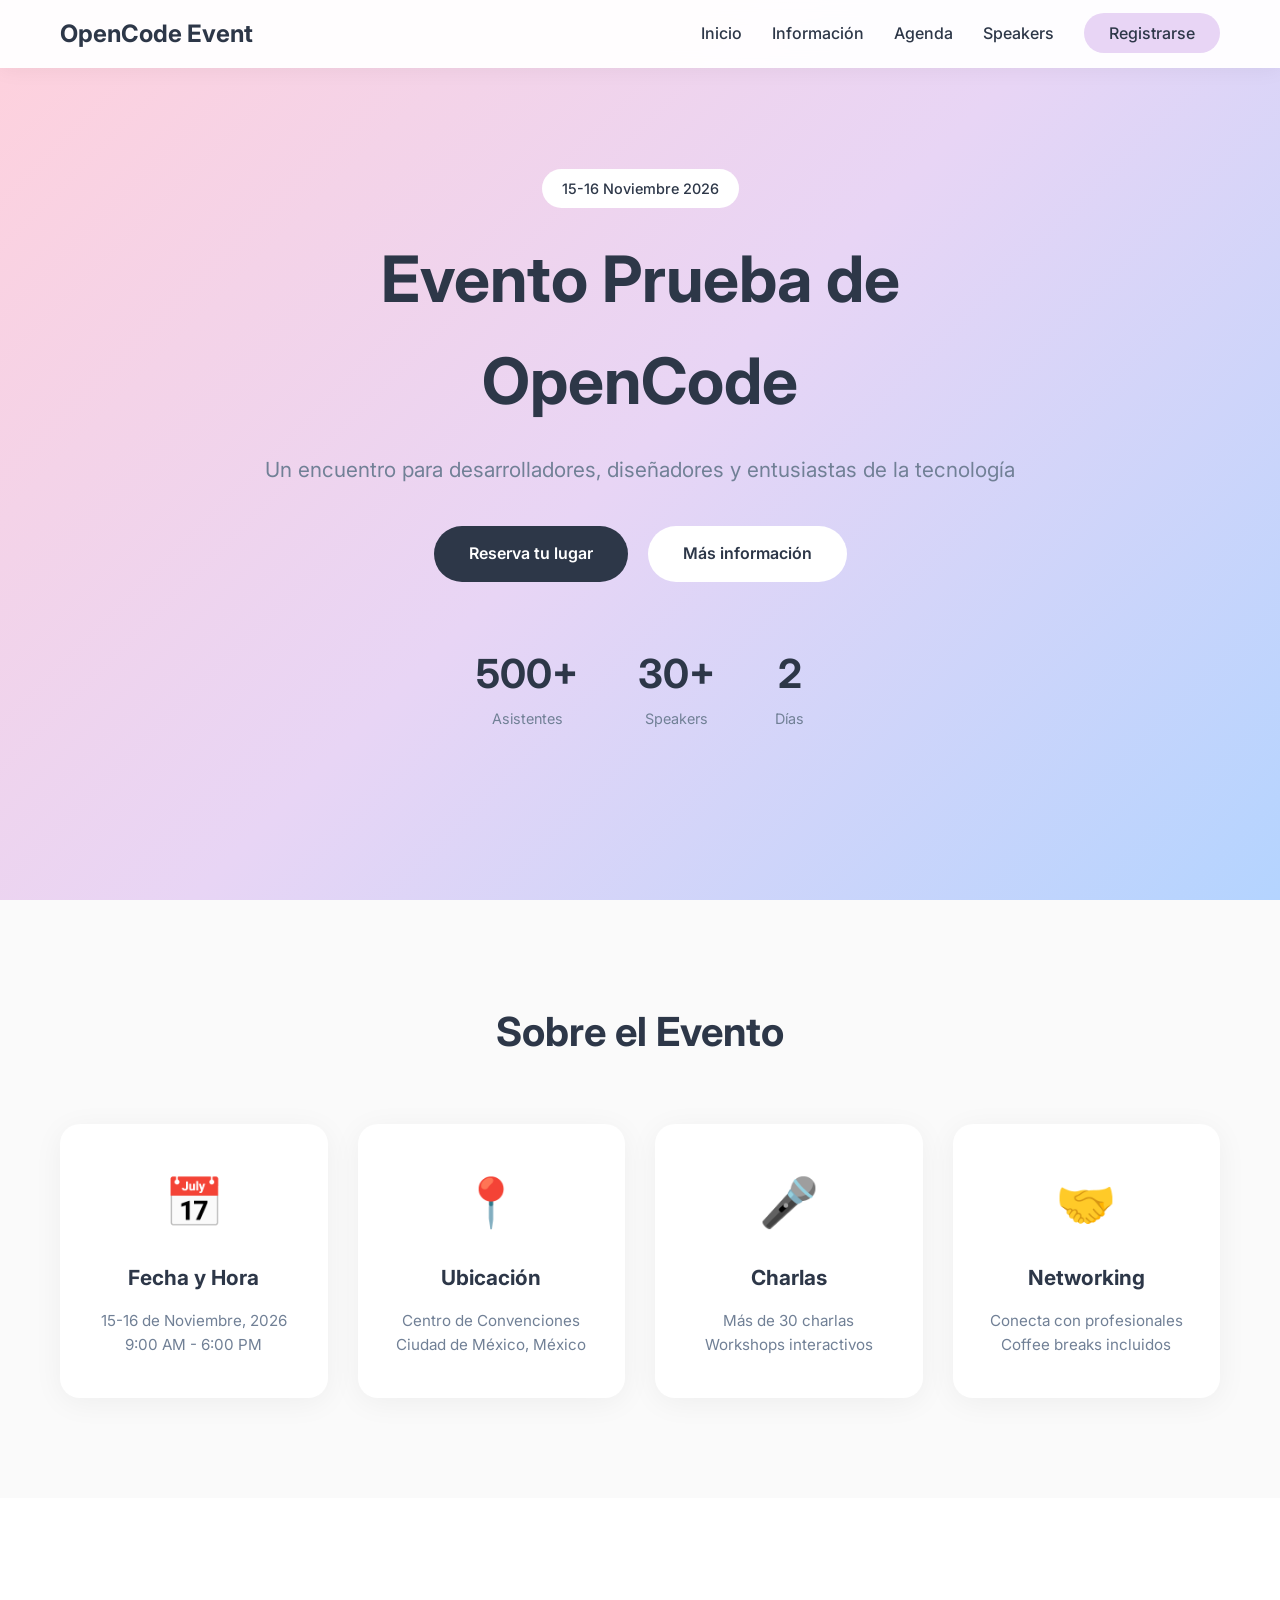
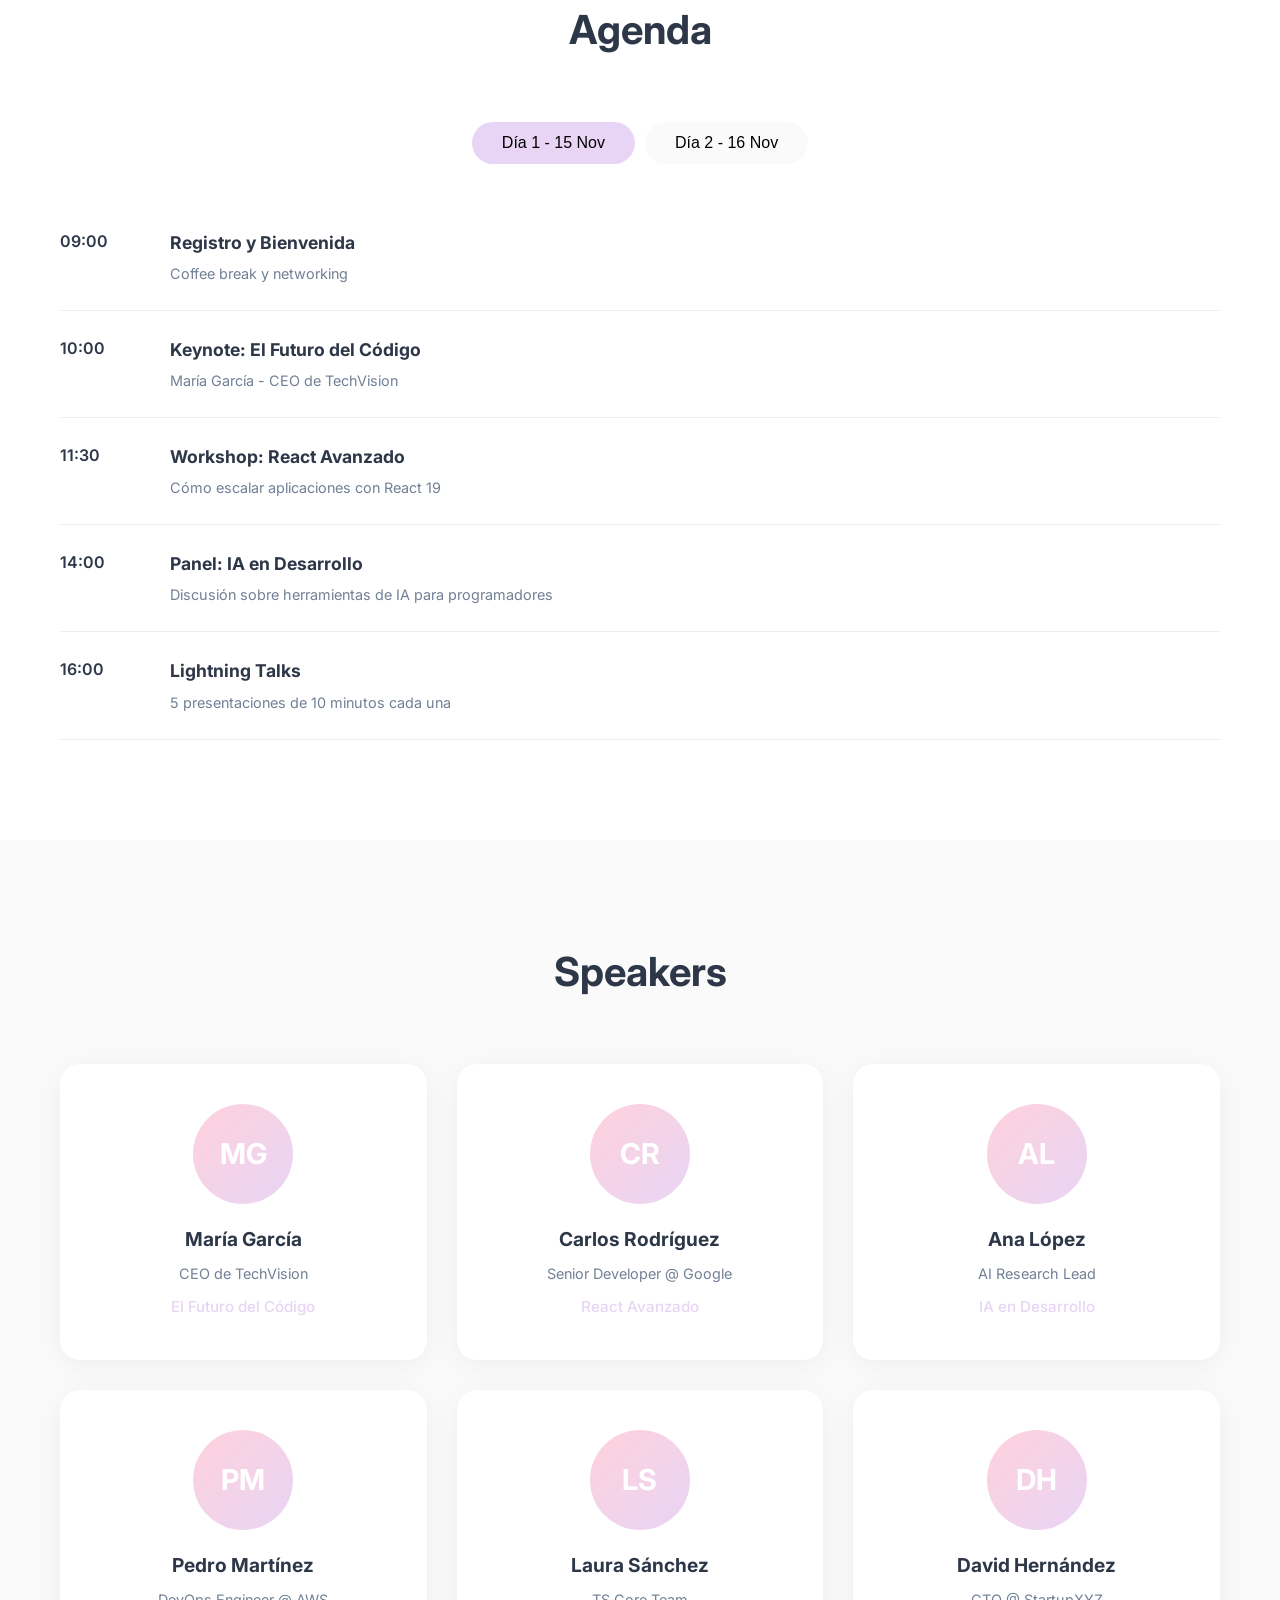
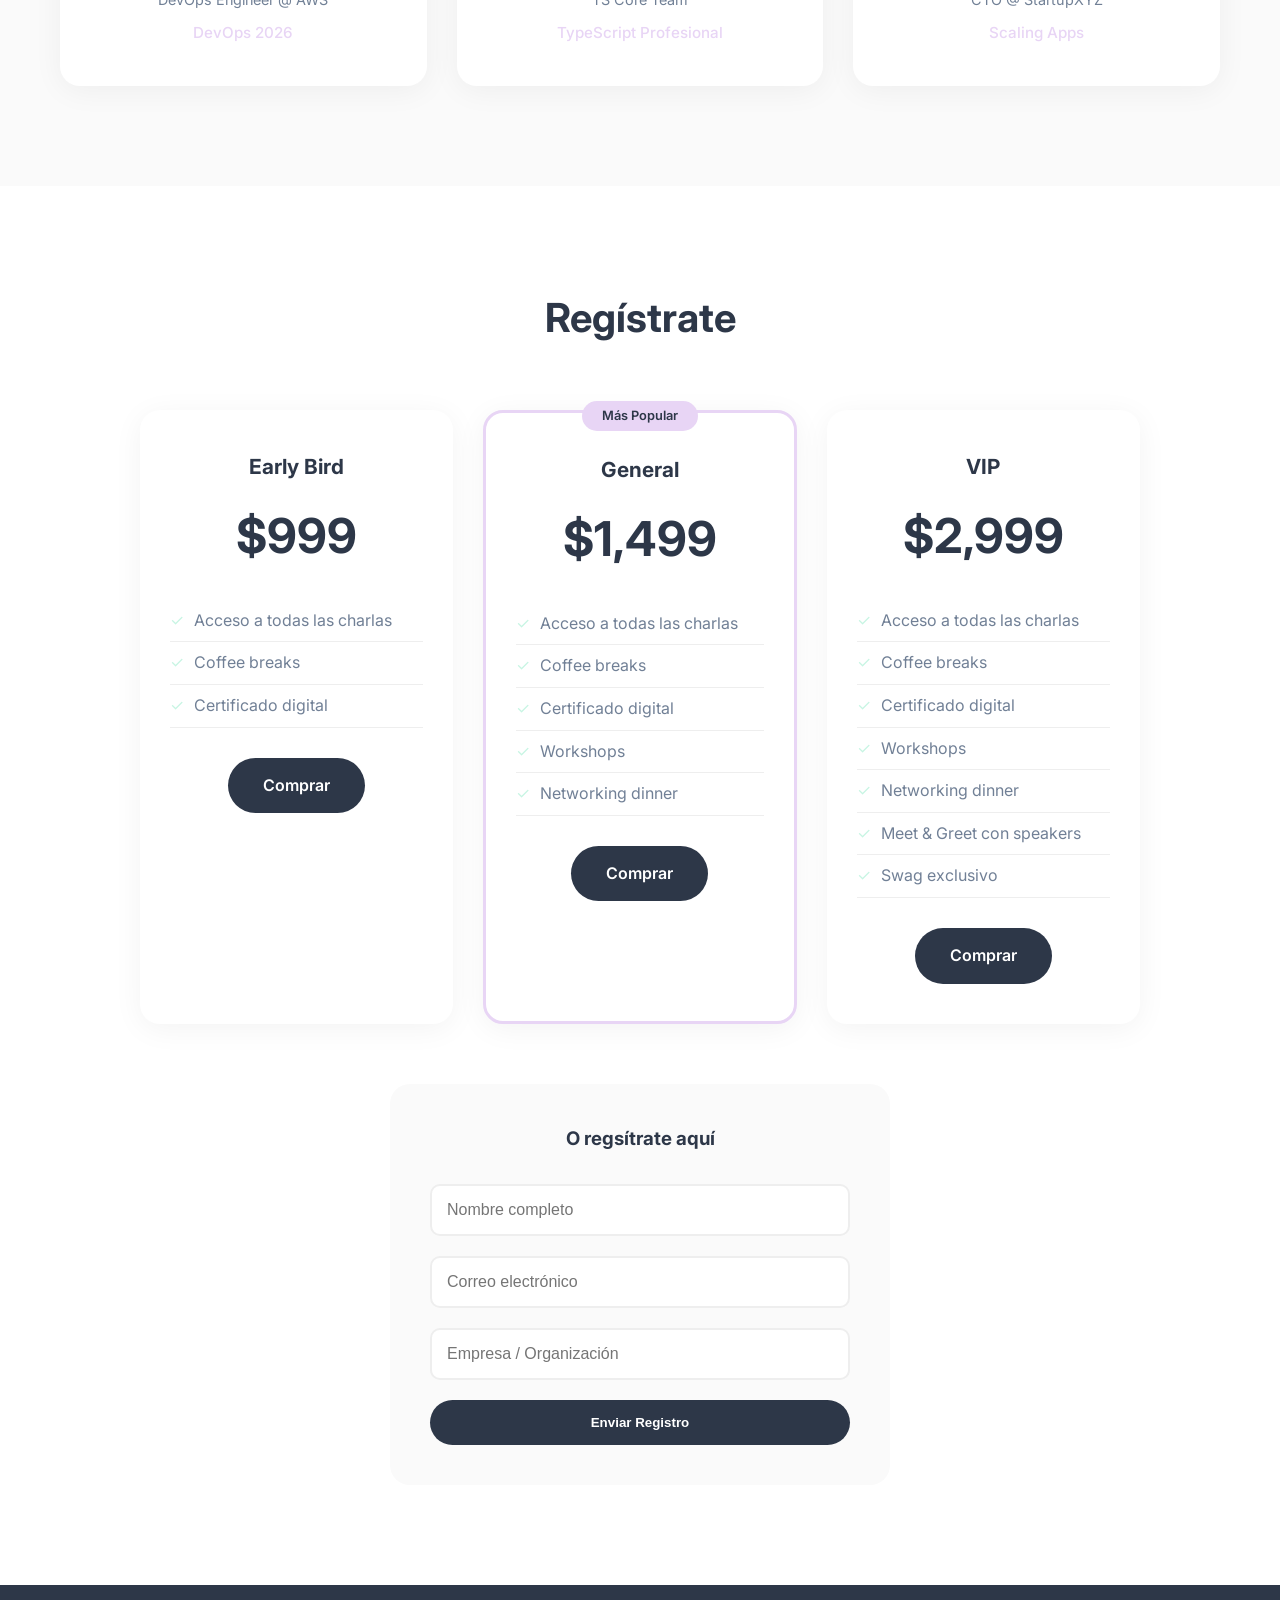
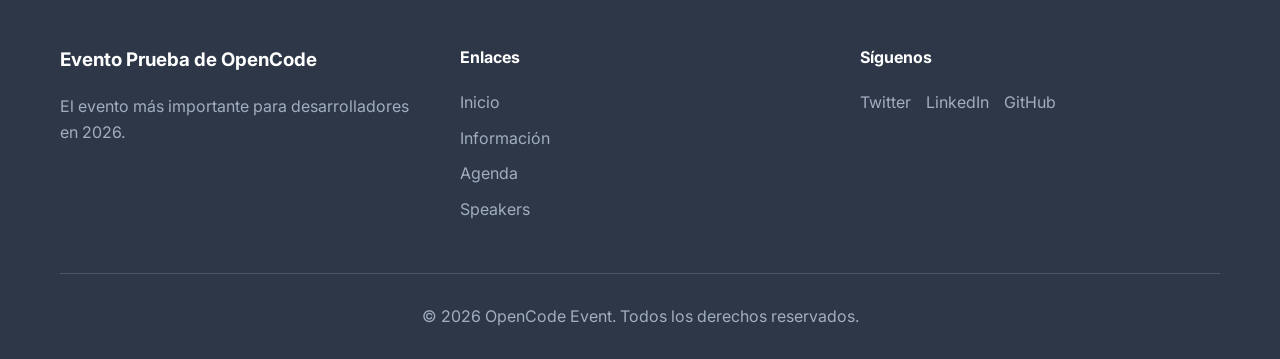
<file: index.html>
<!DOCTYPE html>
<html lang="es">
<head>
    <meta charset="UTF-8">
    <meta name="viewport" content="width=device-width, initial-scale=1.0">
    <title>Evento Prueba de OpenCode</title>
    <link rel="stylesheet" href="styles.css">
    <link href="https://fonts.googleapis.com/css2?family=Inter:wght@300;400;500;600;700&display=swap" rel="stylesheet">
</head>
<body>
    <nav class="navbar">
        <div class="nav-container">
            <a href="#" class="nav-logo">OpenCode Event</a>
            <ul class="nav-links">
                <li><a href="#inicio">Inicio</a></li>
                <li><a href="#info">Información</a></li>
                <li><a href="#agenda">Agenda</a></li>
                <li><a href="#speakers">Speakers</a></li>
                <li><a href="#registro" class="btn-nav">Registrarse</a></li>
            </ul>
            <button class="menu-toggle" aria-label="Menú">
                <span></span>
                <span></span>
                <span></span>
            </button>
        </div>
    </nav>

    <header id="inicio" class="hero">
        <div class="hero-content">
            <span class="hero-badge">15-16 Noviembre 2026</span>
            <h1>Evento Prueba de OpenCode</h1>
            <p class="hero-subtitle">Un encuentro para desarrolladores, diseñadores y entusiastas de la tecnología</p>
            <div class="hero-cta">
                <a href="#registro" class="btn btn-primary">Reserva tu lugar</a>
                <a href="#info" class="btn btn-secondary">Más información</a>
            </div>
            <div class="hero-stats">
                <div class="stat">
                    <span class="stat-number">500+</span>
                    <span class="stat-label">Asistentes</span>
                </div>
                <div class="stat">
                    <span class="stat-number">30+</span>
                    <span class="stat-label">Speakers</span>
                </div>
                <div class="stat">
                    <span class="stat-number">2</span>
                    <span class="stat-label">Días</span>
                </div>
            </div>
        </div>
    </header>

    <section id="info" class="info-section">
        <div class="container">
            <h2 class="section-title">Sobre el Evento</h2>
            <div class="info-grid">
                <div class="info-card">
                    <div class="info-icon">📅</div>
                    <h3>Fecha y Hora</h3>
                    <p>15-16 de Noviembre, 2026</p>
                    <p>9:00 AM - 6:00 PM</p>
                </div>
                <div class="info-card">
                    <div class="info-icon">📍</div>
                    <h3>Ubicación</h3>
                    <p>Centro de Convenciones</p>
                    <p>Ciudad de México, México</p>
                </div>
                <div class="info-card">
                    <div class="info-icon">🎤</div>
                    <h3>Charlas</h3>
                    <p>Más de 30 charlas</p>
                    <p>Workshops interactivos</p>
                </div>
                <div class="info-card">
                    <div class="info-icon">🤝</div>
                    <h3>Networking</h3>
                    <p>Conecta con profesionales</p>
                    <p>Coffee breaks incluidos</p>
                </div>
            </div>
        </div>
    </section>

    <section id="agenda" class="agenda-section">
        <div class="container">
            <h2 class="section-title">Agenda</h2>
            <div class="agenda-tabs">
                <button class="tab active" data-day="1">Día 1 - 15 Nov</button>
                <button class="tab" data-day="2">Día 2 - 16 Nov</button>
            </div>
            <div class="agenda-content">
                <div class="day-schedule active" data-day="1">
                    <div class="schedule-item">
                        <span class="time">09:00</span>
                        <div class="schedule-info">
                            <h3>Registro y Bienvenida</h3>
                            <p>Coffee break y networking</p>
                        </div>
                    </div>
                    <div class="schedule-item">
                        <span class="time">10:00</span>
                        <div class="schedule-info">
                            <h3>Keynote: El Futuro del Código</h3>
                            <p>María García - CEO de TechVision</p>
                        </div>
                    </div>
                    <div class="schedule-item">
                        <span class="time">11:30</span>
                        <div class="schedule-info">
                            <h3>Workshop: React Avanzado</h3>
                            <p>Cómo escalar aplicaciones con React 19</p>
                        </div>
                    </div>
                    <div class="schedule-item">
                        <span class="time">14:00</span>
                        <div class="schedule-info">
                            <h3>Panel: IA en Desarrollo</h3>
                            <p>Discusión sobre herramientas de IA para programadores</p>
                        </div>
                    </div>
                    <div class="schedule-item">
                        <span class="time">16:00</span>
                        <div class="schedule-info">
                            <h3>Lightning Talks</h3>
                            <p>5 presentaciones de 10 minutos cada una</p>
                        </div>
                    </div>
                </div>
                <div class="day-schedule" data-day="2">
                    <div class="schedule-item">
                        <span class="time">09:00</span>
                        <div class="schedule-info">
                            <h3>Apertura Día 2</h3>
                            <p>Resumen y networking matutino</p>
                        </div>
                    </div>
                    <div class="schedule-item">
                        <span class="time">10:00</span>
                        <div class="schedule-info">
                            <h3>Workshop: TypeScript Profesional</h3>
                            <p>Patrones avanzados y mejores prácticas</p>
                        </div>
                    </div>
                    <div class="schedule-item">
                        <span class="time">12:00</span>
                        <div class="schedule-info">
                            <h3>Coffee Break y Demo Day</h3>
                            <p>Proyectos de la comunidad</p>
                        </div>
                    </div>
                    <div class="schedule-item">
                        <span class="time">14:00</span>
                        <div class="schedule-info">
                            <h3>Charla Principal: DevOps 2026</h3>
                            <p>Tendencias en CI/CD y cloud</p>
                        </div>
                    </div>
                    <div class="schedule-item">
                        <span class="time">16:00</span>
                        <div class="schedule-info">
                            <h3>Clausura y Premiación</h3>
                            <p>Mejores proyectos y cierre del evento</p>
                        </div>
                    </div>
                </div>
            </div>
        </div>
    </section>

    <section id="speakers" class="speakers-section">
        <div class="container">
            <h2 class="section-title">Speakers</h2>
            <div class="speakers-grid">
                <div class="speaker-card">
                    <div class="speaker-avatar">MG</div>
                    <h3>María García</h3>
                    <p class="speaker-role">CEO de TechVision</p>
                    <p class="speaker-topic">El Futuro del Código</p>
                </div>
                <div class="speaker-card">
                    <div class="speaker-avatar">CR</div>
                    <h3>Carlos Rodríguez</h3>
                    <p class="speaker-role">Senior Developer @ Google</p>
                    <p class="speaker-topic">React Avanzado</p>
                </div>
                <div class="speaker-card">
                    <div class="speaker-avatar">AL</div>
                    <h3>Ana López</h3>
                    <p class="speaker-role">AI Research Lead</p>
                    <p class="speaker-topic">IA en Desarrollo</p>
                </div>
                <div class="speaker-card">
                    <div class="speaker-avatar">PM</div>
                    <h3>Pedro Martínez</h3>
                    <p class="speaker-role">DevOps Engineer @ AWS</p>
                    <p class="speaker-topic">DevOps 2026</p>
                </div>
                <div class="speaker-card">
                    <div class="speaker-avatar">LS</div>
                    <h3>Laura Sánchez</h3>
                    <p class="speaker-role">TS Core Team</p>
                    <p class="speaker-topic">TypeScript Profesional</p>
                </div>
                <div class="speaker-card">
                    <div class="speaker-avatar">DH</div>
                    <h3>David Hernández</h3>
                    <p class="speaker-role">CTO @ StartupXYZ</p>
                    <p class="speaker-topic">Scaling Apps</p>
                </div>
            </div>
        </div>
    </section>

    <section id="registro" class="registration-section">
        <div class="container">
            <h2 class="section-title">Regístrate</h2>
            <div class="registration-content">
                <div class="pricing-grid">
                    <div class="pricing-card">
                        <h3>Early Bird</h3>
                        <div class="price">$999</div>
                        <ul>
                            <li>Acceso a todas las charlas</li>
                            <li>Coffee breaks</li>
                            <li>Certificado digital</li>
                        </ul>
                        <a href="#" class="btn btn-primary">Comprar</a>
                    </div>
                    <div class="pricing-card featured">
                        <span class="badge">Más Popular</span>
                        <h3>General</h3>
                        <div class="price">$1,499</div>
                        <ul>
                            <li>Acceso a todas las charlas</li>
                            <li>Coffee breaks</li>
                            <li>Certificado digital</li>
                            <li>Workshops</li>
                            <li>Networking dinner</li>
                        </ul>
                        <a href="#" class="btn btn-primary">Comprar</a>
                    </div>
                    <div class="pricing-card">
                        <h3>VIP</h3>
                        <div class="price">$2,999</div>
                        <ul>
                            <li>Acceso a todas las charlas</li>
                            <li>Coffee breaks</li>
                            <li>Certificado digital</li>
                            <li>Workshops</li>
                            <li>Networking dinner</li>
                            <li>Meet & Greet con speakers</li>
                            <li>Swag exclusivo</li>
                        </ul>
                        <a href="#" class="btn btn-primary">Comprar</a>
                    </div>
                </div>
                <form class="registration-form">
                    <h3>O regsítrate aquí</h3>
                    <div class="form-group">
                        <input type="text" placeholder="Nombre completo" required>
                    </div>
                    <div class="form-group">
                        <input type="email" placeholder="Correo electrónico" required>
                    </div>
                    <div class="form-group">
                        <input type="text" placeholder="Empresa / Organización">
                    </div>
                    <button type="submit" class="btn btn-primary btn-full">Enviar Registro</button>
                </form>
            </div>
        </div>
    </section>

    <footer class="footer">
        <div class="container">
            <div class="footer-content">
                <div class="footer-info">
                    <h3>Evento Prueba de OpenCode</h3>
                    <p>El evento más importante para desarrolladores en 2026.</p>
                </div>
                <div class="footer-links">
                    <h4>Enlaces</h4>
                    <ul>
                        <li><a href="#inicio">Inicio</a></li>
                        <li><a href="#info">Información</a></li>
                        <li><a href="#agenda">Agenda</a></li>
                        <li><a href="#speakers">Speakers</a></li>
                    </ul>
                </div>
                <div class="footer-social">
                    <h4>Síguenos</h4>
                    <div class="social-links">
                        <a href="#" aria-label="Twitter">Twitter</a>
                        <a href="#" aria-label="LinkedIn">LinkedIn</a>
                        <a href="#" aria-label="GitHub">GitHub</a>
                    </div>
                </div>
            </div>
            <div class="footer-bottom">
                <p>&copy; 2026 OpenCode Event. Todos los derechos reservados.</p>
            </div>
        </div>
    </footer>

    <script src="script.js"></script>
</body>
</html>
</file>
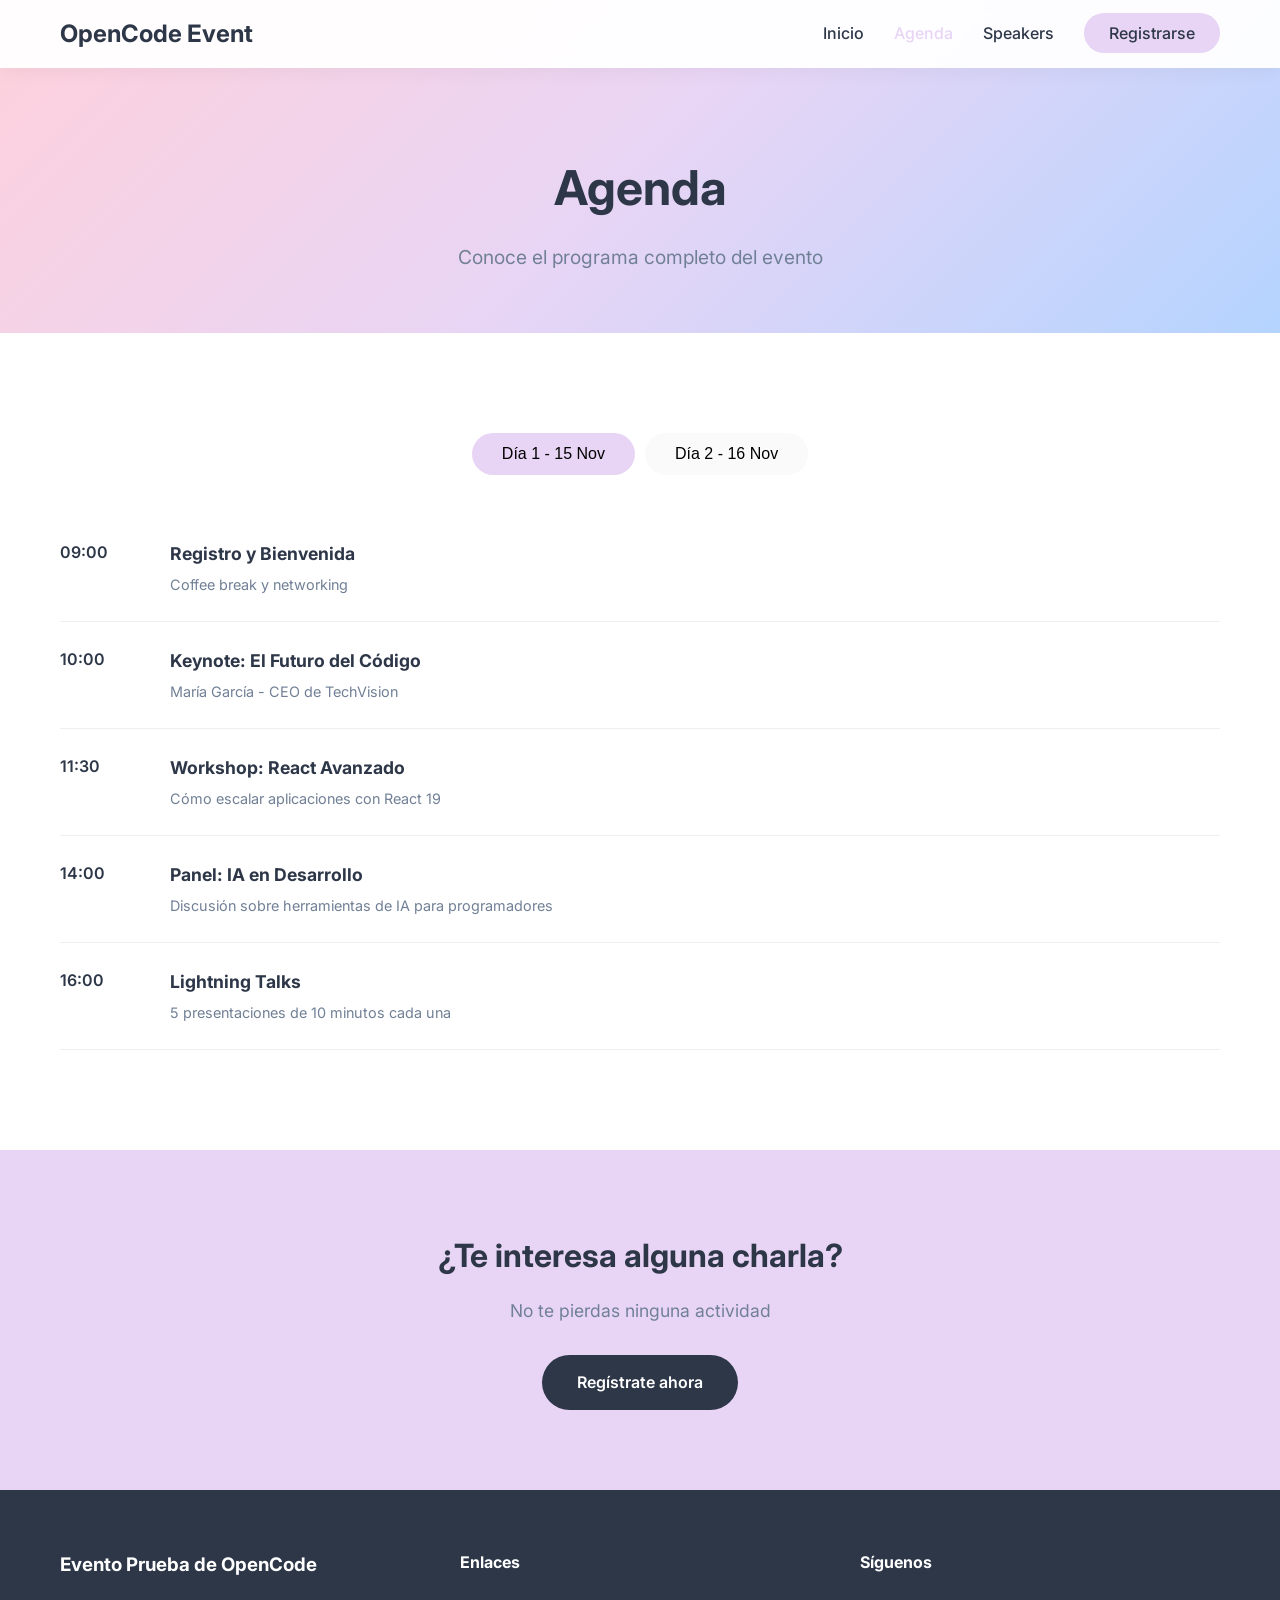
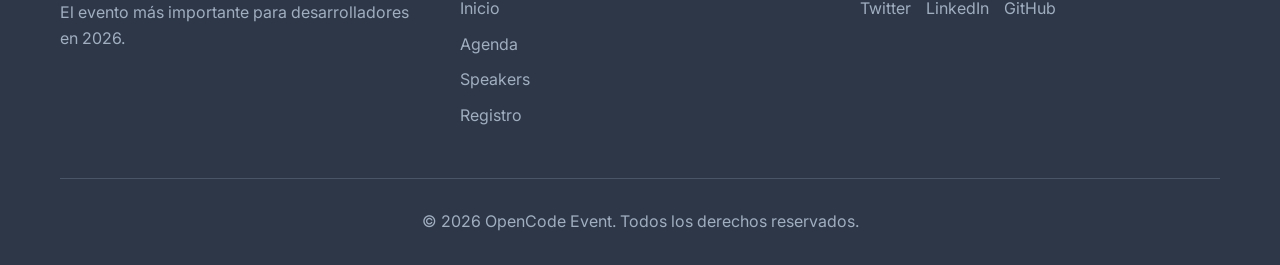
<file: agenda.html>
<!DOCTYPE html>
<html lang="es">
<head>
    <meta charset="UTF-8">
    <meta name="viewport" content="width=device-width, initial-scale=1.0">
    <title>Agenda - Evento Prueba de OpenCode</title>
    <link rel="stylesheet" href="styles.css">
    <link href="https://fonts.googleapis.com/css2?family=Inter:wght@300;400;500;600;700&display=swap" rel="stylesheet">
</head>
<body>
    <nav class="navbar">
        <div class="nav-container">
            <a href="index.html" class="nav-logo">OpenCode Event</a>
            <ul class="nav-links">
                <li><a href="index.html">Inicio</a></li>
                <li><a href="agenda.html" class="active">Agenda</a></li>
                <li><a href="speakers.html">Speakers</a></li>
                <li><a href="registro.html" class="btn-nav">Registrarse</a></li>
            </ul>
            <button class="menu-toggle" aria-label="Menú">
                <span></span>
                <span></span>
                <span></span>
            </button>
        </div>
    </nav>

    <main class="page-header">
        <div class="container">
            <h1>Agenda</h1>
            <p>Conoce el programa completo del evento</p>
        </div>
    </main>

    <section class="agenda-section">
        <div class="container">
            <div class="agenda-tabs">
                <button class="tab active" data-day="1">Día 1 - 15 Nov</button>
                <button class="tab" data-day="2">Día 2 - 16 Nov</button>
            </div>
            <div class="agenda-content">
                <div class="day-schedule active" data-day="1">
                    <div class="schedule-item">
                        <span class="time">09:00</span>
                        <div class="schedule-info">
                            <h3>Registro y Bienvenida</h3>
                            <p>Coffee break y networking</p>
                        </div>
                    </div>
                    <div class="schedule-item">
                        <span class="time">10:00</span>
                        <div class="schedule-info">
                            <h3>Keynote: El Futuro del Código</h3>
                            <p>María García - CEO de TechVision</p>
                        </div>
                    </div>
                    <div class="schedule-item">
                        <span class="time">11:30</span>
                        <div class="schedule-info">
                            <h3>Workshop: React Avanzado</h3>
                            <p>Cómo escalar aplicaciones con React 19</p>
                        </div>
                    </div>
                    <div class="schedule-item">
                        <span class="time">14:00</span>
                        <div class="schedule-info">
                            <h3>Panel: IA en Desarrollo</h3>
                            <p>Discusión sobre herramientas de IA para programadores</p>
                        </div>
                    </div>
                    <div class="schedule-item">
                        <span class="time">16:00</span>
                        <div class="schedule-info">
                            <h3>Lightning Talks</h3>
                            <p>5 presentaciones de 10 minutos cada una</p>
                        </div>
                    </div>
                </div>
                <div class="day-schedule" data-day="2">
                    <div class="schedule-item">
                        <span class="time">09:00</span>
                        <div class="schedule-info">
                            <h3>Apertura Día 2</h3>
                            <p>Resumen y networking matutino</p>
                        </div>
                    </div>
                    <div class="schedule-item">
                        <span class="time">10:00</span>
                        <div class="schedule-info">
                            <h3>Workshop: TypeScript Profesional</h3>
                            <p>Patrones avanzados y mejores prácticas</p>
                        </div>
                    </div>
                    <div class="schedule-item">
                        <span class="time">12:00</span>
                        <div class="schedule-info">
                            <h3>Coffee Break y Demo Day</h3>
                            <p>Proyectos de la comunidad</p>
                        </div>
                    </div>
                    <div class="schedule-item">
                        <span class="time">14:00</span>
                        <div class="schedule-info">
                            <h3>Charla Principal: DevOps 2026</h3>
                            <p>Tendencias en CI/CD y cloud</p>
                        </div>
                    </div>
                    <div class="schedule-item">
                        <span class="time">16:00</span>
                        <div class="schedule-info">
                            <h3>Clausura y Premiación</h3>
                            <p>Mejores proyectos y cierre del evento</p>
                        </div>
                    </div>
                </div>
            </div>
        </div>
    </section>

    <section class="cta-section">
        <div class="container">
            <h2>¿Te interesa alguna charla?</h2>
            <p>No te pierdas ninguna actividad</p>
            <a href="registro.html" class="btn btn-primary">Regístrate ahora</a>
        </div>
    </section>

    <footer class="footer">
        <div class="container">
            <div class="footer-content">
                <div class="footer-info">
                    <h3>Evento Prueba de OpenCode</h3>
                    <p>El evento más importante para desarrolladores en 2026.</p>
                </div>
                <div class="footer-links">
                    <h4>Enlaces</h4>
                    <ul>
                        <li><a href="index.html">Inicio</a></li>
                        <li><a href="agenda.html">Agenda</a></li>
                        <li><a href="speakers.html">Speakers</a></li>
                        <li><a href="registro.html">Registro</a></li>
                    </ul>
                </div>
                <div class="footer-social">
                    <h4>Síguenos</h4>
                    <div class="social-links">
                        <a href="#" aria-label="Twitter">Twitter</a>
                        <a href="#" aria-label="LinkedIn">LinkedIn</a>
                        <a href="#" aria-label="GitHub">GitHub</a>
                    </div>
                </div>
            </div>
            <div class="footer-bottom">
                <p>&copy; 2026 OpenCode Event. Todos los derechos reservados.</p>
            </div>
        </div>
    </footer>

    <script src="script.js"></script>
</body>
</html>
</file>
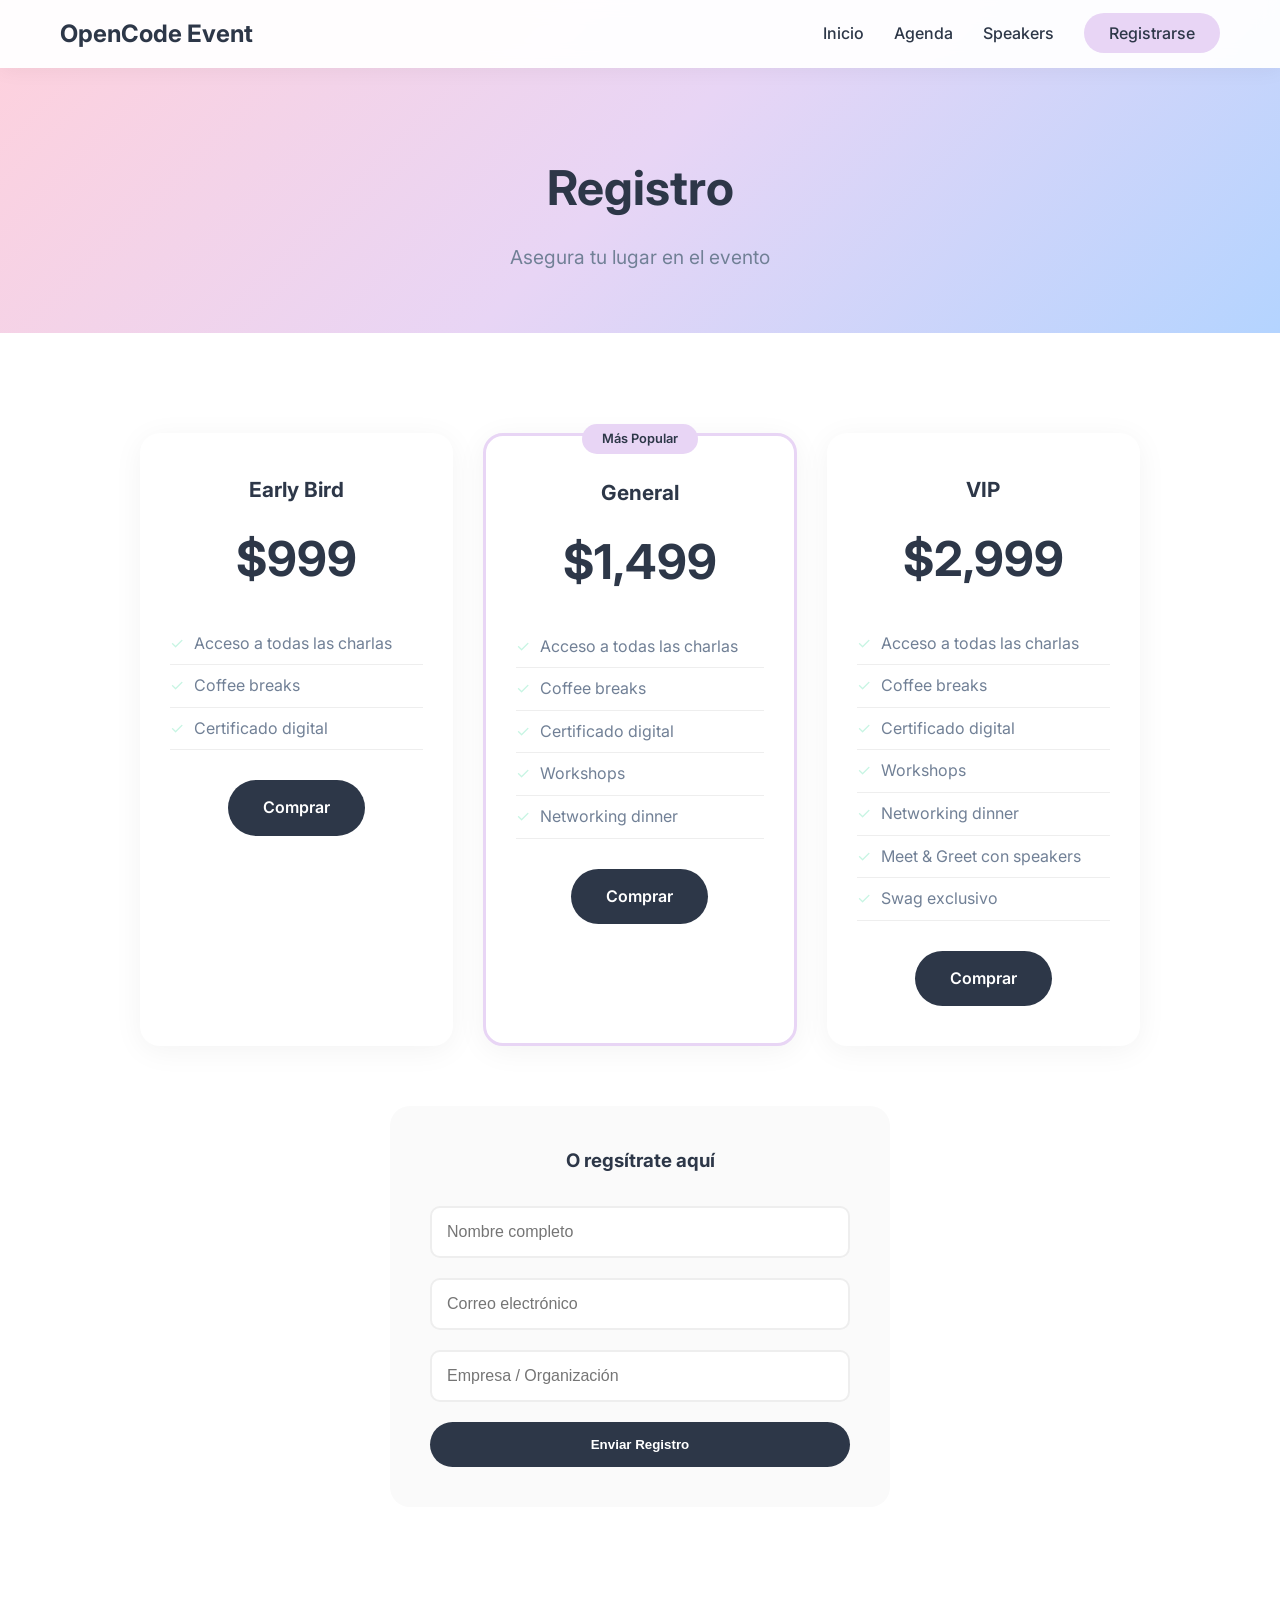
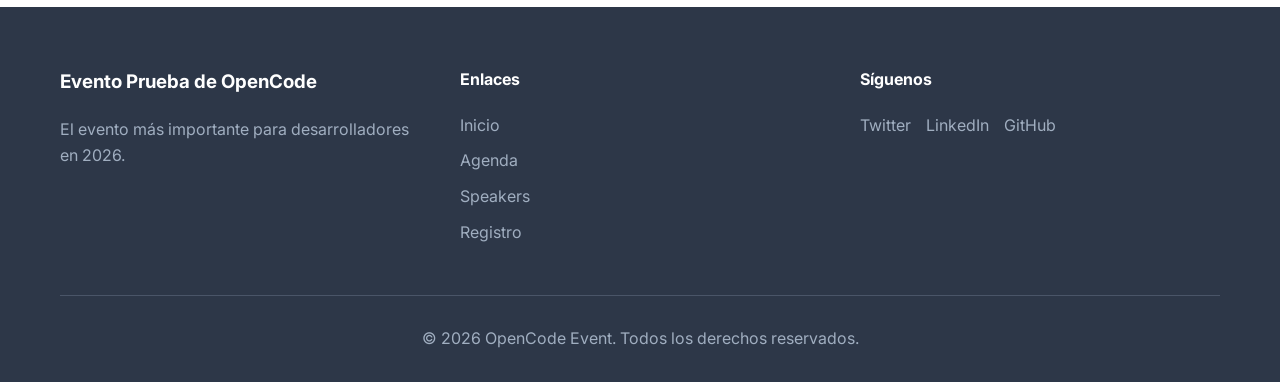
<file: registro.html>
<!DOCTYPE html>
<html lang="es">
<head>
    <meta charset="UTF-8">
    <meta name="viewport" content="width=device-width, initial-scale=1.0">
    <title>Registro - Evento Prueba de OpenCode</title>
    <link rel="stylesheet" href="styles.css">
    <link href="https://fonts.googleapis.com/css2?family=Inter:wght@300;400;500;600;700&display=swap" rel="stylesheet">
</head>
<body>
    <nav class="navbar">
        <div class="nav-container">
            <a href="index.html" class="nav-logo">OpenCode Event</a>
            <ul class="nav-links">
                <li><a href="index.html">Inicio</a></li>
                <li><a href="agenda.html">Agenda</a></li>
                <li><a href="speakers.html">Speakers</a></li>
                <li><a href="registro.html" class="btn-nav active">Registrarse</a></li>
            </ul>
            <button class="menu-toggle" aria-label="Menú">
                <span></span>
                <span></span>
                <span></span>
            </button>
        </div>
    </nav>

    <main class="page-header">
        <div class="container">
            <h1>Registro</h1>
            <p>Asegura tu lugar en el evento</p>
        </div>
    </main>

    <section class="registration-section">
        <div class="container">
            <div class="registration-content">
                <div class="pricing-grid">
                    <div class="pricing-card">
                        <h3>Early Bird</h3>
                        <div class="price">$999</div>
                        <ul>
                            <li>Acceso a todas las charlas</li>
                            <li>Coffee breaks</li>
                            <li>Certificado digital</li>
                        </ul>
                        <a href="#" class="btn btn-primary">Comprar</a>
                    </div>
                    <div class="pricing-card featured">
                        <span class="badge">Más Popular</span>
                        <h3>General</h3>
                        <div class="price">$1,499</div>
                        <ul>
                            <li>Acceso a todas las charlas</li>
                            <li>Coffee breaks</li>
                            <li>Certificado digital</li>
                            <li>Workshops</li>
                            <li>Networking dinner</li>
                        </ul>
                        <a href="#" class="btn btn-primary">Comprar</a>
                    </div>
                    <div class="pricing-card">
                        <h3>VIP</h3>
                        <div class="price">$2,999</div>
                        <ul>
                            <li>Acceso a todas las charlas</li>
                            <li>Coffee breaks</li>
                            <li>Certificado digital</li>
                            <li>Workshops</li>
                            <li>Networking dinner</li>
                            <li>Meet & Greet con speakers</li>
                            <li>Swag exclusivo</li>
                        </ul>
                        <a href="#" class="btn btn-primary">Comprar</a>
                    </div>
                </div>
                <form class="registration-form">
                    <h3>O regsítrate aquí</h3>
                    <div class="form-group">
                        <input type="text" placeholder="Nombre completo" required>
                    </div>
                    <div class="form-group">
                        <input type="email" placeholder="Correo electrónico" required>
                    </div>
                    <div class="form-group">
                        <input type="text" placeholder="Empresa / Organización">
                    </div>
                    <button type="submit" class="btn btn-primary btn-full">Enviar Registro</button>
                </form>
            </div>
        </div>
    </section>

    <footer class="footer">
        <div class="container">
            <div class="footer-content">
                <div class="footer-info">
                    <h3>Evento Prueba de OpenCode</h3>
                    <p>El evento más importante para desarrolladores en 2026.</p>
                </div>
                <div class="footer-links">
                    <h4>Enlaces</h4>
                    <ul>
                        <li><a href="index.html">Inicio</a></li>
                        <li><a href="agenda.html">Agenda</a></li>
                        <li><a href="speakers.html">Speakers</a></li>
                        <li><a href="registro.html">Registro</a></li>
                    </ul>
                </div>
                <div class="footer-social">
                    <h4>Síguenos</h4>
                    <div class="social-links">
                        <a href="#" aria-label="Twitter">Twitter</a>
                        <a href="#" aria-label="LinkedIn">LinkedIn</a>
                        <a href="#" aria-label="GitHub">GitHub</a>
                    </div>
                </div>
            </div>
            <div class="footer-bottom">
                <p>&copy; 2026 OpenCode Event. Todos los derechos reservados.</p>
            </div>
        </div>
    </footer>

    <script src="script.js"></script>
</body>
</html>
</file>
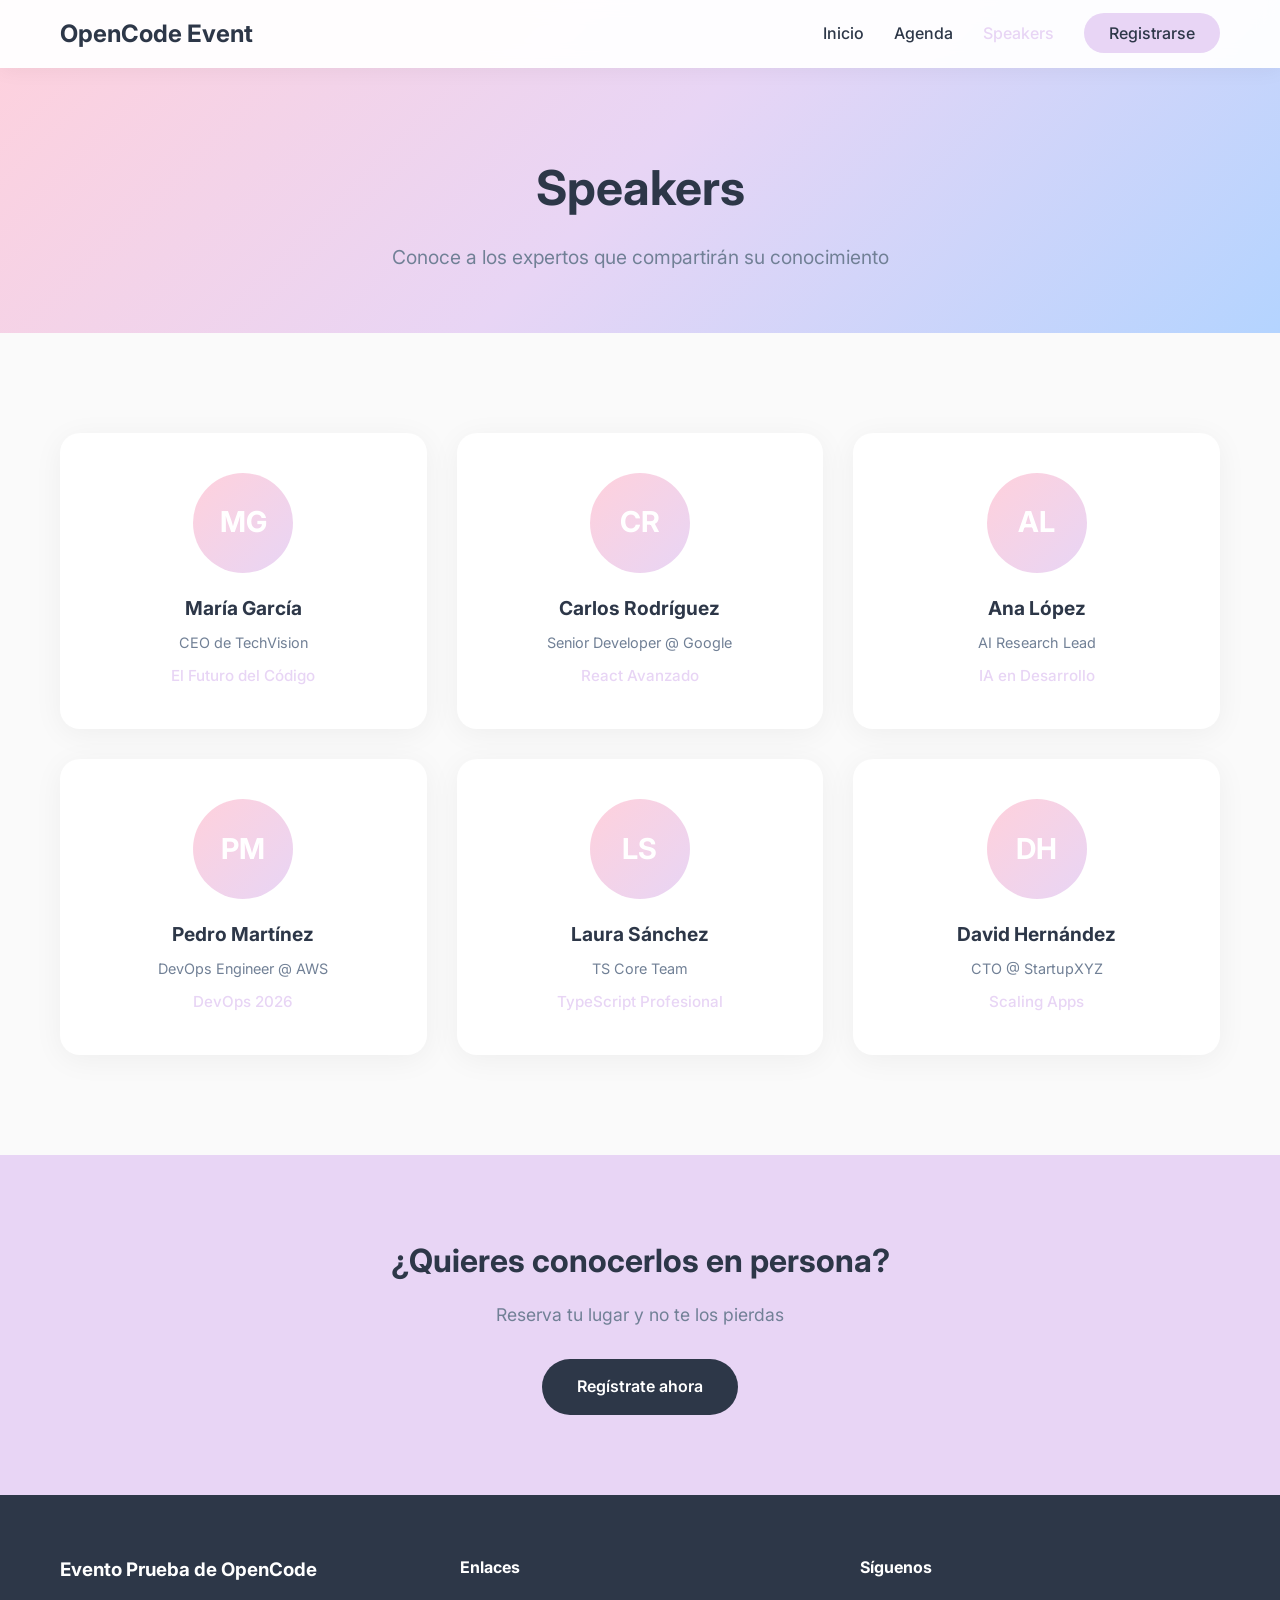
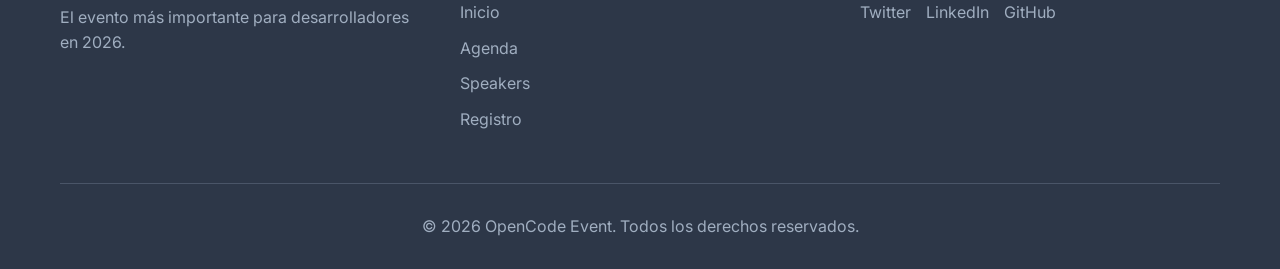
<file: speakers.html>
<!DOCTYPE html>
<html lang="es">
<head>
    <meta charset="UTF-8">
    <meta name="viewport" content="width=device-width, initial-scale=1.0">
    <title>Speakers - Evento Prueba de OpenCode</title>
    <link rel="stylesheet" href="styles.css">
    <link href="https://fonts.googleapis.com/css2?family=Inter:wght@300;400;500;600;700&display=swap" rel="stylesheet">
</head>
<body>
    <nav class="navbar">
        <div class="nav-container">
            <a href="index.html" class="nav-logo">OpenCode Event</a>
            <ul class="nav-links">
                <li><a href="index.html">Inicio</a></li>
                <li><a href="agenda.html">Agenda</a></li>
                <li><a href="speakers.html" class="active">Speakers</a></li>
                <li><a href="registro.html" class="btn-nav">Registrarse</a></li>
            </ul>
            <button class="menu-toggle" aria-label="Menú">
                <span></span>
                <span></span>
                <span></span>
            </button>
        </div>
    </nav>

    <main class="page-header">
        <div class="container">
            <h1>Speakers</h1>
            <p>Conoce a los expertos que compartirán su conocimiento</p>
        </div>
    </main>

    <section class="speakers-section">
        <div class="container">
            <div class="speakers-grid">
                <div class="speaker-card">
                    <div class="speaker-avatar">MG</div>
                    <h3>María García</h3>
                    <p class="speaker-role">CEO de TechVision</p>
                    <p class="speaker-topic">El Futuro del Código</p>
                </div>
                <div class="speaker-card">
                    <div class="speaker-avatar">CR</div>
                    <h3>Carlos Rodríguez</h3>
                    <p class="speaker-role">Senior Developer @ Google</p>
                    <p class="speaker-topic">React Avanzado</p>
                </div>
                <div class="speaker-card">
                    <div class="speaker-avatar">AL</div>
                    <h3>Ana López</h3>
                    <p class="speaker-role">AI Research Lead</p>
                    <p class="speaker-topic">IA en Desarrollo</p>
                </div>
                <div class="speaker-card">
                    <div class="speaker-avatar">PM</div>
                    <h3>Pedro Martínez</h3>
                    <p class="speaker-role">DevOps Engineer @ AWS</p>
                    <p class="speaker-topic">DevOps 2026</p>
                </div>
                <div class="speaker-card">
                    <div class="speaker-avatar">LS</div>
                    <h3>Laura Sánchez</h3>
                    <p class="speaker-role">TS Core Team</p>
                    <p class="speaker-topic">TypeScript Profesional</p>
                </div>
                <div class="speaker-card">
                    <div class="speaker-avatar">DH</div>
                    <h3>David Hernández</h3>
                    <p class="speaker-role">CTO @ StartupXYZ</p>
                    <p class="speaker-topic">Scaling Apps</p>
                </div>
            </div>
        </div>
    </section>

    <section class="cta-section">
        <div class="container">
            <h2>¿Quieres conocerlos en persona?</h2>
            <p>Reserva tu lugar y no te los pierdas</p>
            <a href="registro.html" class="btn btn-primary">Regístrate ahora</a>
        </div>
    </section>

    <footer class="footer">
        <div class="container">
            <div class="footer-content">
                <div class="footer-info">
                    <h3>Evento Prueba de OpenCode</h3>
                    <p>El evento más importante para desarrolladores en 2026.</p>
                </div>
                <div class="footer-links">
                    <h4>Enlaces</h4>
                    <ul>
                        <li><a href="index.html">Inicio</a></li>
                        <li><a href="agenda.html">Agenda</a></li>
                        <li><a href="speakers.html">Speakers</a></li>
                        <li><a href="registro.html">Registro</a></li>
                    </ul>
                </div>
                <div class="footer-social">
                    <h4>Síguenos</h4>
                    <div class="social-links">
                        <a href="#" aria-label="Twitter">Twitter</a>
                        <a href="#" aria-label="LinkedIn">LinkedIn</a>
                        <a href="#" aria-label="GitHub">GitHub</a>
                    </div>
                </div>
            </div>
            <div class="footer-bottom">
                <p>&copy; 2026 OpenCode Event. Todos los derechos reservados.</p>
            </div>
        </div>
    </footer>

    <script src="script.js"></script>
</body>
</html>
</file>
<file: styles.css>
* {
    margin: 0;
    padding: 0;
    box-sizing: border-box;
}

:root {
    --pastel-pink: #FFD1DC;
    --pastel-blue: #B4D4FF;
    --pastel-lavender: #E8D5F5;
    --pastel-mint: #C7F5E3;
    --pastel-peach: #FFDAB9;
    --pastel-yellow: #FFF9C4;
    --text-dark: #2D3748;
    --text-light: #718096;
    --white: #FFFFFF;
    --bg-light: #FAFAFA;
}

body {
    font-family: 'Inter', sans-serif;
    color: var(--text-dark);
    line-height: 1.6;
    background-color: var(--white);
}

.container {
    max-width: 1200px;
    margin: 0 auto;
    padding: 0 20px;
}

/* Navbar */
.navbar {
    position: fixed;
    top: 0;
    left: 0;
    right: 0;
    background: rgba(255, 255, 255, 0.95);
    backdrop-filter: blur(10px);
    z-index: 1000;
    box-shadow: 0 2px 20px rgba(0, 0, 0, 0.05);
}

.nav-container {
    max-width: 1200px;
    margin: 0 auto;
    padding: 15px 20px;
    display: flex;
    justify-content: space-between;
    align-items: center;
}

.nav-logo {
    font-size: 1.5rem;
    font-weight: 700;
    color: var(--text-dark);
    text-decoration: none;
}

.nav-links {
    display: flex;
    list-style: none;
    gap: 30px;
    align-items: center;
}

.nav-links a {
    text-decoration: none;
    color: var(--text-dark);
    font-weight: 500;
    transition: color 0.3s;
}

.nav-links a:hover {
    color: var(--pastel-lavender);
}

.btn-nav {
    background: var(--pastel-lavender);
    padding: 10px 25px;
    border-radius: 25px;
    color: var(--text-dark) !important;
}

.nav-links a.active {
    color: var(--pastel-lavender);
}

/* Page Header */
.page-header {
    padding: 150px 0 60px;
    background: linear-gradient(135deg, var(--pastel-pink) 0%, var(--pastel-lavender) 50%, var(--pastel-blue) 100%);
    text-align: center;
}

.page-header h1 {
    font-size: 3rem;
    font-weight: 700;
    color: var(--text-dark);
    margin-bottom: 15px;
}

.page-header p {
    font-size: 1.2rem;
    color: var(--text-light);
}

/* CTA Section */
.cta-section {
    padding: 80px 0;
    text-align: center;
    background: var(--pastel-lavender);
}

.cta-section h2 {
    font-size: 2rem;
    margin-bottom: 15px;
    color: var(--text-dark);
}

.cta-section p {
    font-size: 1.1rem;
    color: var(--text-light);
    margin-bottom: 30px;
}

.menu-toggle {
    display: none;
    flex-direction: column;
    gap: 5px;
    background: none;
    border: none;
    cursor: pointer;
}

.menu-toggle span {
    width: 25px;
    height: 3px;
    background: var(--text-dark);
    border-radius: 3px;
    transition: 0.3s;
}

/* Hero */
.hero {
    min-height: 100vh;
    display: flex;
    align-items: center;
    justify-content: center;
    text-align: center;
    background: linear-gradient(135deg, var(--pastel-pink) 0%, var(--pastel-lavender) 50%, var(--pastel-blue) 100%);
    padding: 100px 20px;
}

.hero-content {
    max-width: 800px;
}

.hero-badge {
    display: inline-block;
    background: var(--white);
    padding: 8px 20px;
    border-radius: 20px;
    font-size: 0.9rem;
    font-weight: 500;
    margin-bottom: 20px;
}

.hero h1 {
    font-size: 4rem;
    font-weight: 700;
    margin-bottom: 20px;
    color: var(--text-dark);
}

.hero-subtitle {
    font-size: 1.3rem;
    color: var(--text-light);
    margin-bottom: 40px;
}

.hero-cta {
    display: flex;
    gap: 20px;
    justify-content: center;
    margin-bottom: 60px;
}

.btn {
    display: inline-block;
    padding: 15px 35px;
    border-radius: 30px;
    text-decoration: none;
    font-weight: 600;
    transition: all 0.3s;
    cursor: pointer;
    border: none;
}

.btn-primary {
    background: var(--text-dark);
    color: var(--white);
}

.btn-primary:hover {
    background: #1a202c;
    transform: translateY(-2px);
}

.btn-secondary {
    background: var(--white);
    color: var(--text-dark);
}

.btn-secondary:hover {
    transform: translateY(-2px);
}

.hero-stats {
    display: flex;
    justify-content: center;
    gap: 60px;
}

.stat {
    text-align: center;
}

.stat-number {
    display: block;
    font-size: 2.5rem;
    font-weight: 700;
    color: var(--text-dark);
}

.stat-label {
    font-size: 0.9rem;
    color: var(--text-light);
}

/* Section Titles */
.section-title {
    text-align: center;
    font-size: 2.5rem;
    margin-bottom: 60px;
    color: var(--text-dark);
}

/* Info Section */
.info-section {
    padding: 100px 0;
    background: var(--bg-light);
}

.info-grid {
    display: grid;
    grid-template-columns: repeat(auto-fit, minmax(250px, 1fr));
    gap: 30px;
}

.info-card {
    background: var(--white);
    padding: 40px 30px;
    border-radius: 20px;
    text-align: center;
    box-shadow: 0 5px 30px rgba(0, 0, 0, 0.05);
    transition: transform 0.3s;
}

.info-card:hover {
    transform: translateY(-5px);
}

.info-icon {
    font-size: 3rem;
    margin-bottom: 20px;
}

.info-card h3 {
    font-size: 1.3rem;
    margin-bottom: 15px;
    color: var(--text-dark);
}

.info-card p {
    color: var(--text-light);
    font-size: 0.95rem;
}

/* Agenda Section */
.agenda-section {
    padding: 100px 0;
}

.agenda-tabs {
    display: flex;
    justify-content: center;
    gap: 10px;
    margin-bottom: 40px;
}

.tab {
    padding: 12px 30px;
    border: none;
    background: var(--bg-light);
    border-radius: 25px;
    font-size: 1rem;
    font-weight: 500;
    cursor: pointer;
    transition: all 0.3s;
}

.tab.active {
    background: var(--pastel-lavender);
}

.tab:hover {
    background: var(--pastel-lavender);
}

.day-schedule {
    display: none;
}

.day-schedule.active {
    display: block;
}

.schedule-item {
    display: flex;
    gap: 30px;
    padding: 25px 0;
    border-bottom: 1px solid #eee;
}

.time {
    min-width: 80px;
    font-weight: 600;
    color: var(--text-dark);
}

.schedule-info h3 {
    font-size: 1.1rem;
    margin-bottom: 5px;
    color: var(--text-dark);
}

.schedule-info p {
    color: var(--text-light);
    font-size: 0.9rem;
}

/* Speakers Section */
.speakers-section {
    padding: 100px 0;
    background: var(--bg-light);
}

.speakers-grid {
    display: grid;
    grid-template-columns: repeat(auto-fit, minmax(280px, 1fr));
    gap: 30px;
}

.speaker-card {
    background: var(--white);
    padding: 40px 30px;
    border-radius: 20px;
    text-align: center;
    box-shadow: 0 5px 30px rgba(0, 0, 0, 0.05);
    transition: transform 0.3s;
}

.speaker-card:hover {
    transform: translateY(-5px);
}

.speaker-avatar {
    width: 100px;
    height: 100px;
    border-radius: 50%;
    background: linear-gradient(135deg, var(--pastel-pink), var(--pastel-lavender));
    display: flex;
    align-items: center;
    justify-content: center;
    margin: 0 auto 20px;
    font-size: 1.8rem;
    font-weight: 700;
    color: var(--white);
}

.speaker-card h3 {
    font-size: 1.2rem;
    margin-bottom: 8px;
}

.speaker-role {
    color: var(--text-light);
    font-size: 0.9rem;
    margin-bottom: 10px;
}

.speaker-topic {
    color: var(--pastel-lavender);
    font-weight: 500;
    font-size: 0.95rem;
}

/* Registration Section */
.registration-section {
    padding: 100px 0;
}

.registration-content {
    max-width: 1000px;
    margin: 0 auto;
}

.pricing-grid {
    display: grid;
    grid-template-columns: repeat(auto-fit, minmax(280px, 1fr));
    gap: 30px;
    margin-bottom: 60px;
}

.pricing-card {
    background: var(--white);
    padding: 40px 30px;
    border-radius: 20px;
    text-align: center;
    box-shadow: 0 5px 30px rgba(0, 0, 0, 0.05);
    position: relative;
}

.pricing-card.featured {
    border: 3px solid var(--pastel-lavender);
}

.badge {
    position: absolute;
    top: -12px;
    left: 50%;
    transform: translateX(-50%);
    background: var(--pastel-lavender);
    padding: 5px 20px;
    border-radius: 15px;
    font-size: 0.8rem;
    font-weight: 600;
}

.pricing-card h3 {
    font-size: 1.3rem;
    margin-bottom: 15px;
}

.price {
    font-size: 3rem;
    font-weight: 700;
    color: var(--text-dark);
    margin-bottom: 25px;
}

.pricing-card ul {
    list-style: none;
    margin-bottom: 30px;
    text-align: left;
}

.pricing-card li {
    padding: 8px 0;
    color: var(--text-light);
    border-bottom: 1px solid #eee;
}

.pricing-card li:before {
    content: "✓";
    color: var(--pastel-mint);
    margin-right: 10px;
}

.registration-form {
    background: var(--bg-light);
    padding: 40px;
    border-radius: 20px;
    max-width: 500px;
    margin: 0 auto;
}

.registration-form h3 {
    text-align: center;
    margin-bottom: 30px;
}

.form-group {
    margin-bottom: 20px;
}

.form-group input {
    width: 100%;
    padding: 15px;
    border: 2px solid #eee;
    border-radius: 10px;
    font-size: 1rem;
    transition: border-color 0.3s;
}

.form-group input:focus {
    outline: none;
    border-color: var(--pastel-lavender);
}

.btn-full {
    width: 100%;
}

/* Footer */
.footer {
    background: var(--text-dark);
    color: var(--white);
    padding: 60px 0 30px;
}

.footer-content {
    display: grid;
    grid-template-columns: repeat(auto-fit, minmax(200px, 1fr));
    gap: 40px;
    margin-bottom: 40px;
}

.footer h3, .footer h4 {
    margin-bottom: 20px;
}

.footer p {
    color: #a0aec0;
}

.footer-links ul {
    list-style: none;
}

.footer-links a {
    color: #a0aec0;
    text-decoration: none;
    display: block;
    margin-bottom: 10px;
    transition: color 0.3s;
}

.footer-links a:hover {
    color: var(--white);
}

.social-links {
    display: flex;
    gap: 15px;
}

.social-links a {
    color: #a0aec0;
    text-decoration: none;
    transition: color 0.3s;
}

.social-links a:hover {
    color: var(--white);
}

.footer-bottom {
    text-align: center;
    padding-top: 30px;
    border-top: 1px solid #4a5568;
    color: #a0aec0;
}

/* Responsive */
@media (max-width: 768px) {
    .menu-toggle {
        display: flex;
    }

    .nav-links {
        position: absolute;
        top: 100%;
        left: 0;
        right: 0;
        background: var(--white);
        flex-direction: column;
        padding: 20px;
        display: none;
    }

    .nav-links.active {
        display: flex;
    }

    .hero h1 {
        font-size: 2.5rem;
    }

    .hero-cta {
        flex-direction: column;
    }

    .hero-stats {
        gap: 30px;
    }

    .stat-number {
        font-size: 2rem;
    }

    .schedule-item {
        flex-direction: column;
        gap: 10px;
    }
}
</file>
